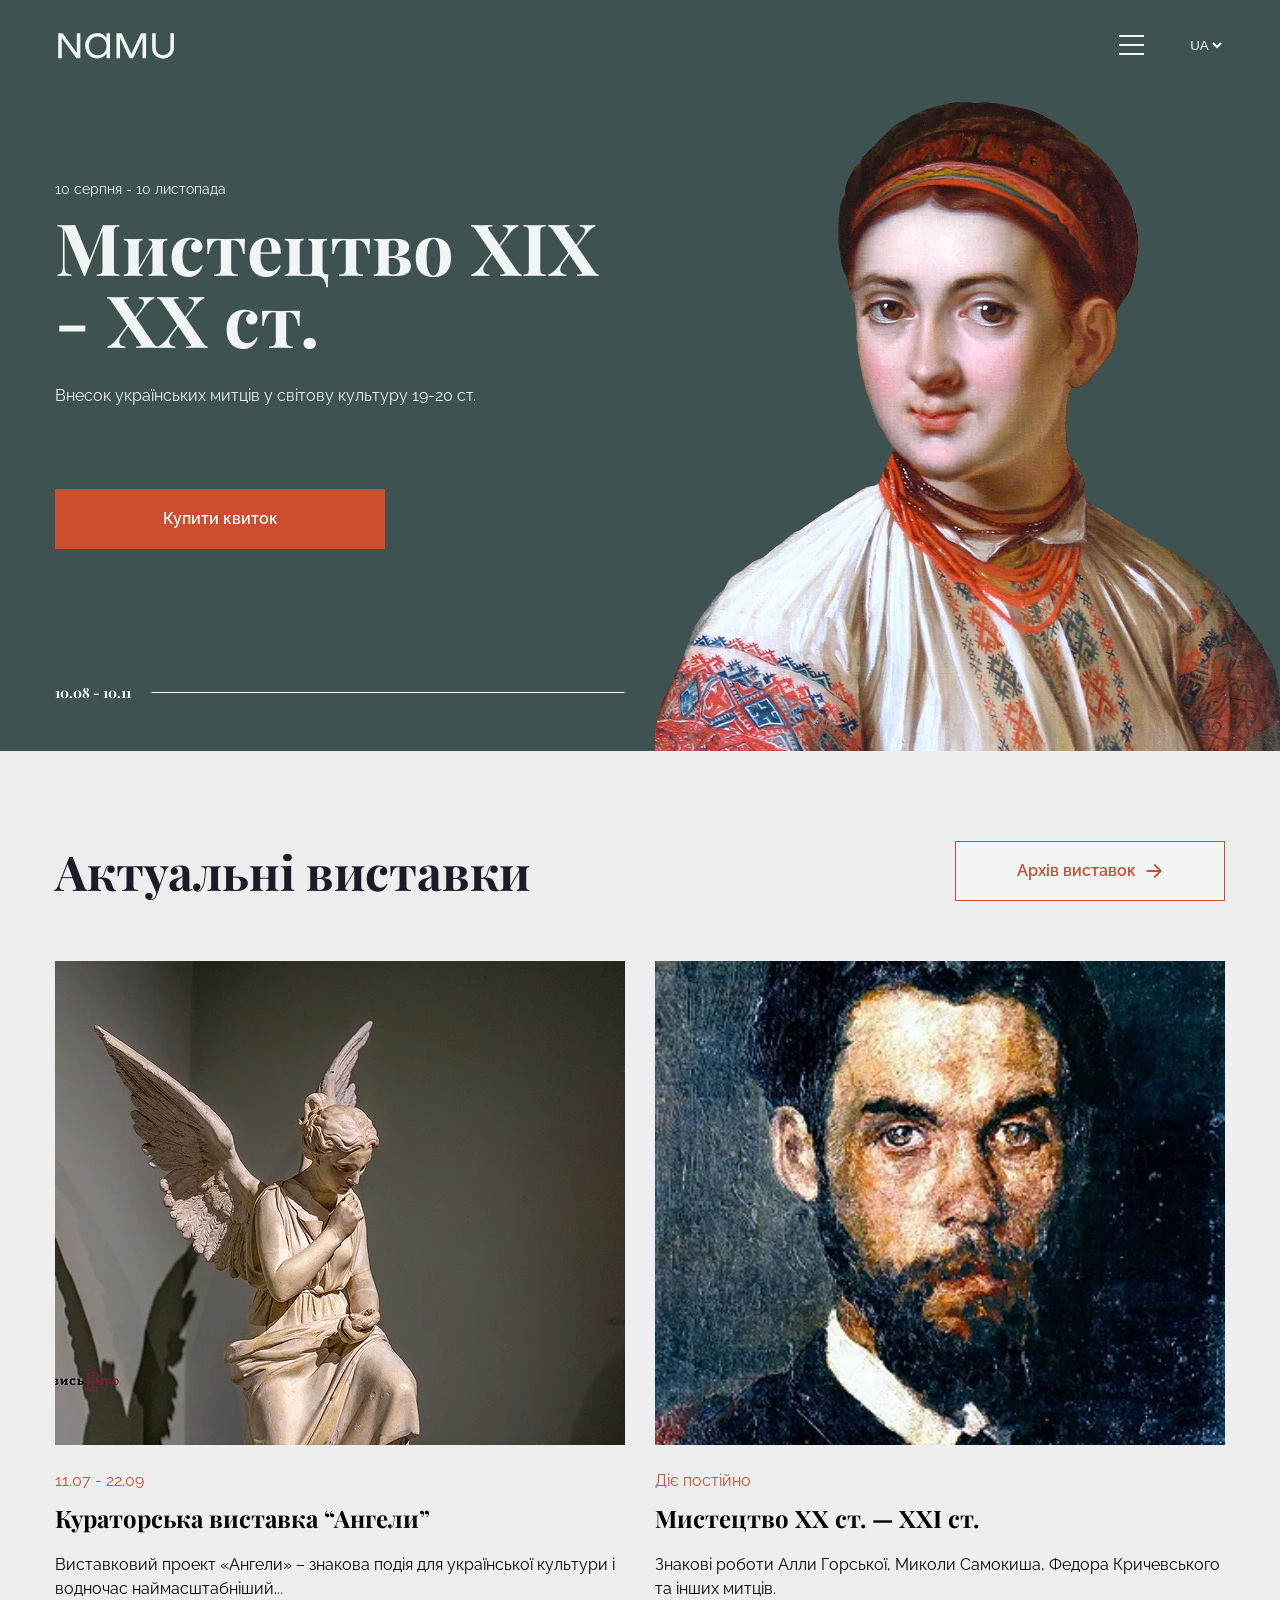
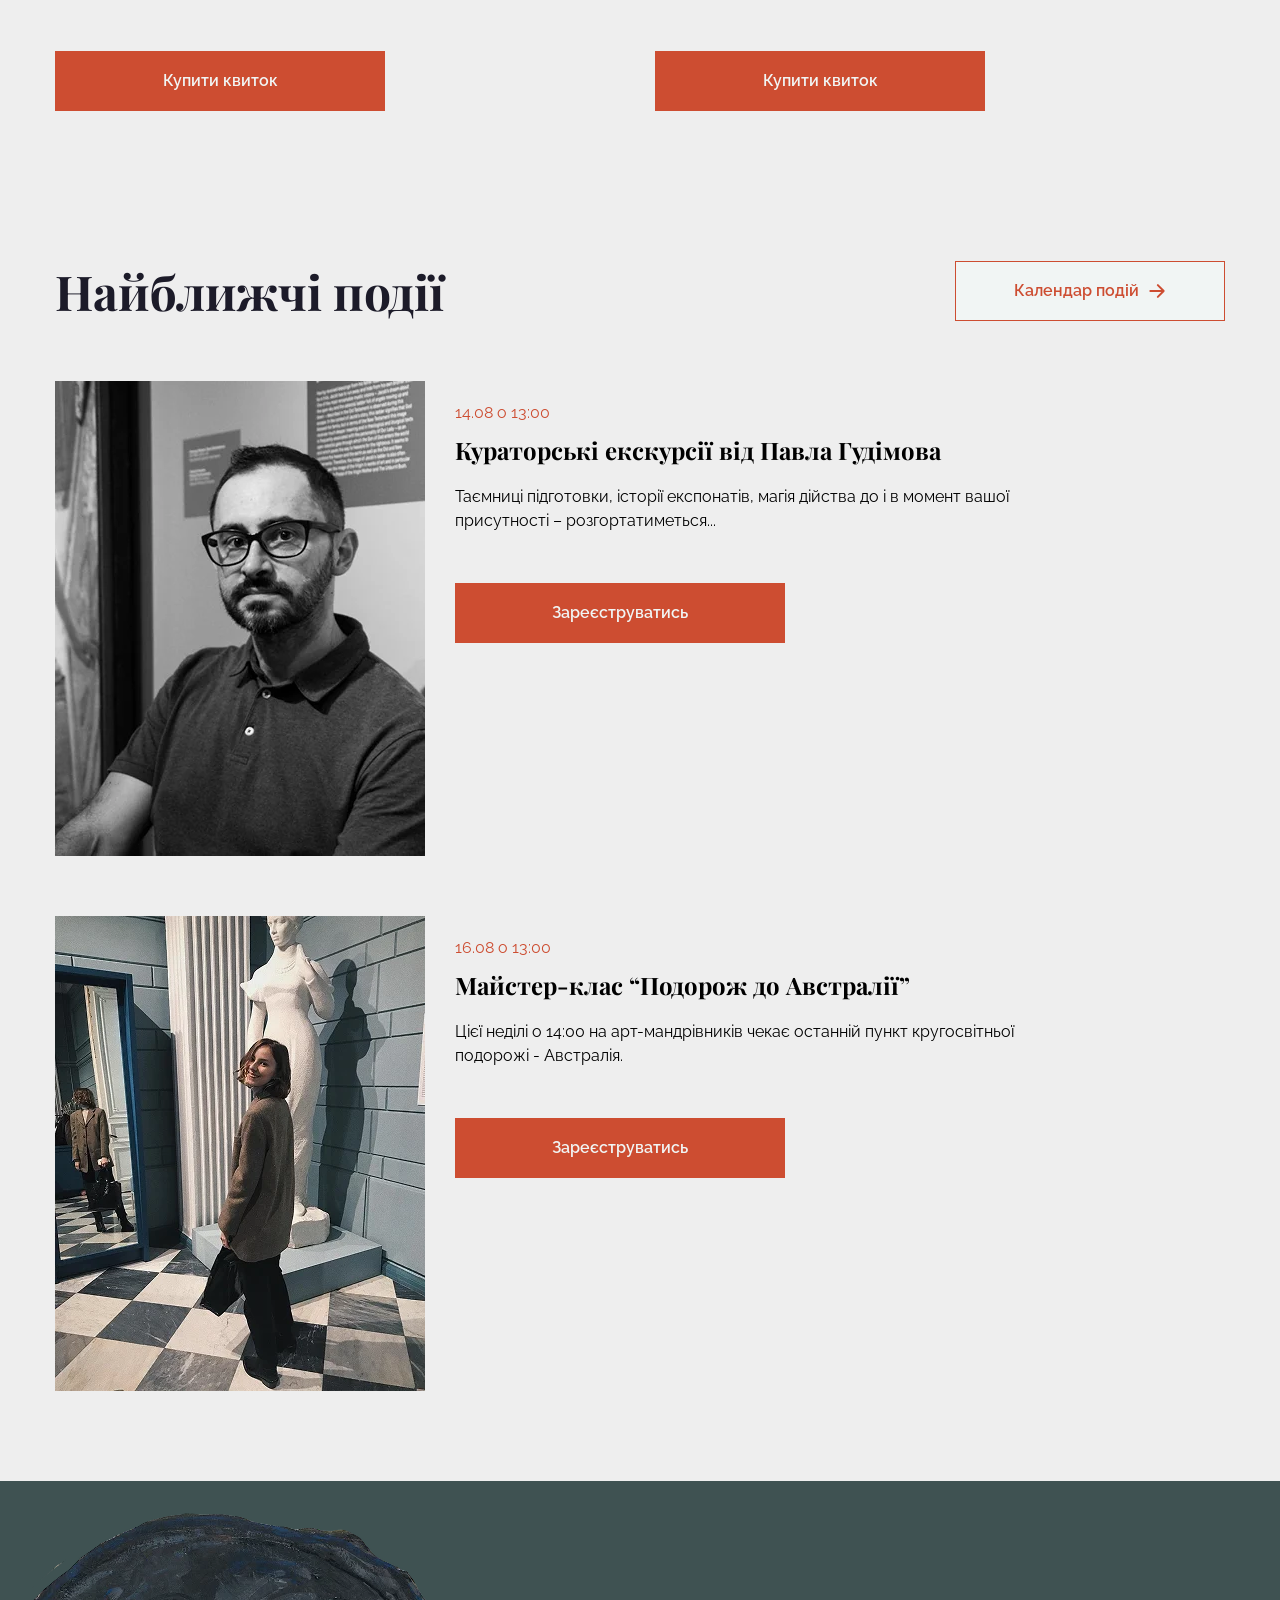
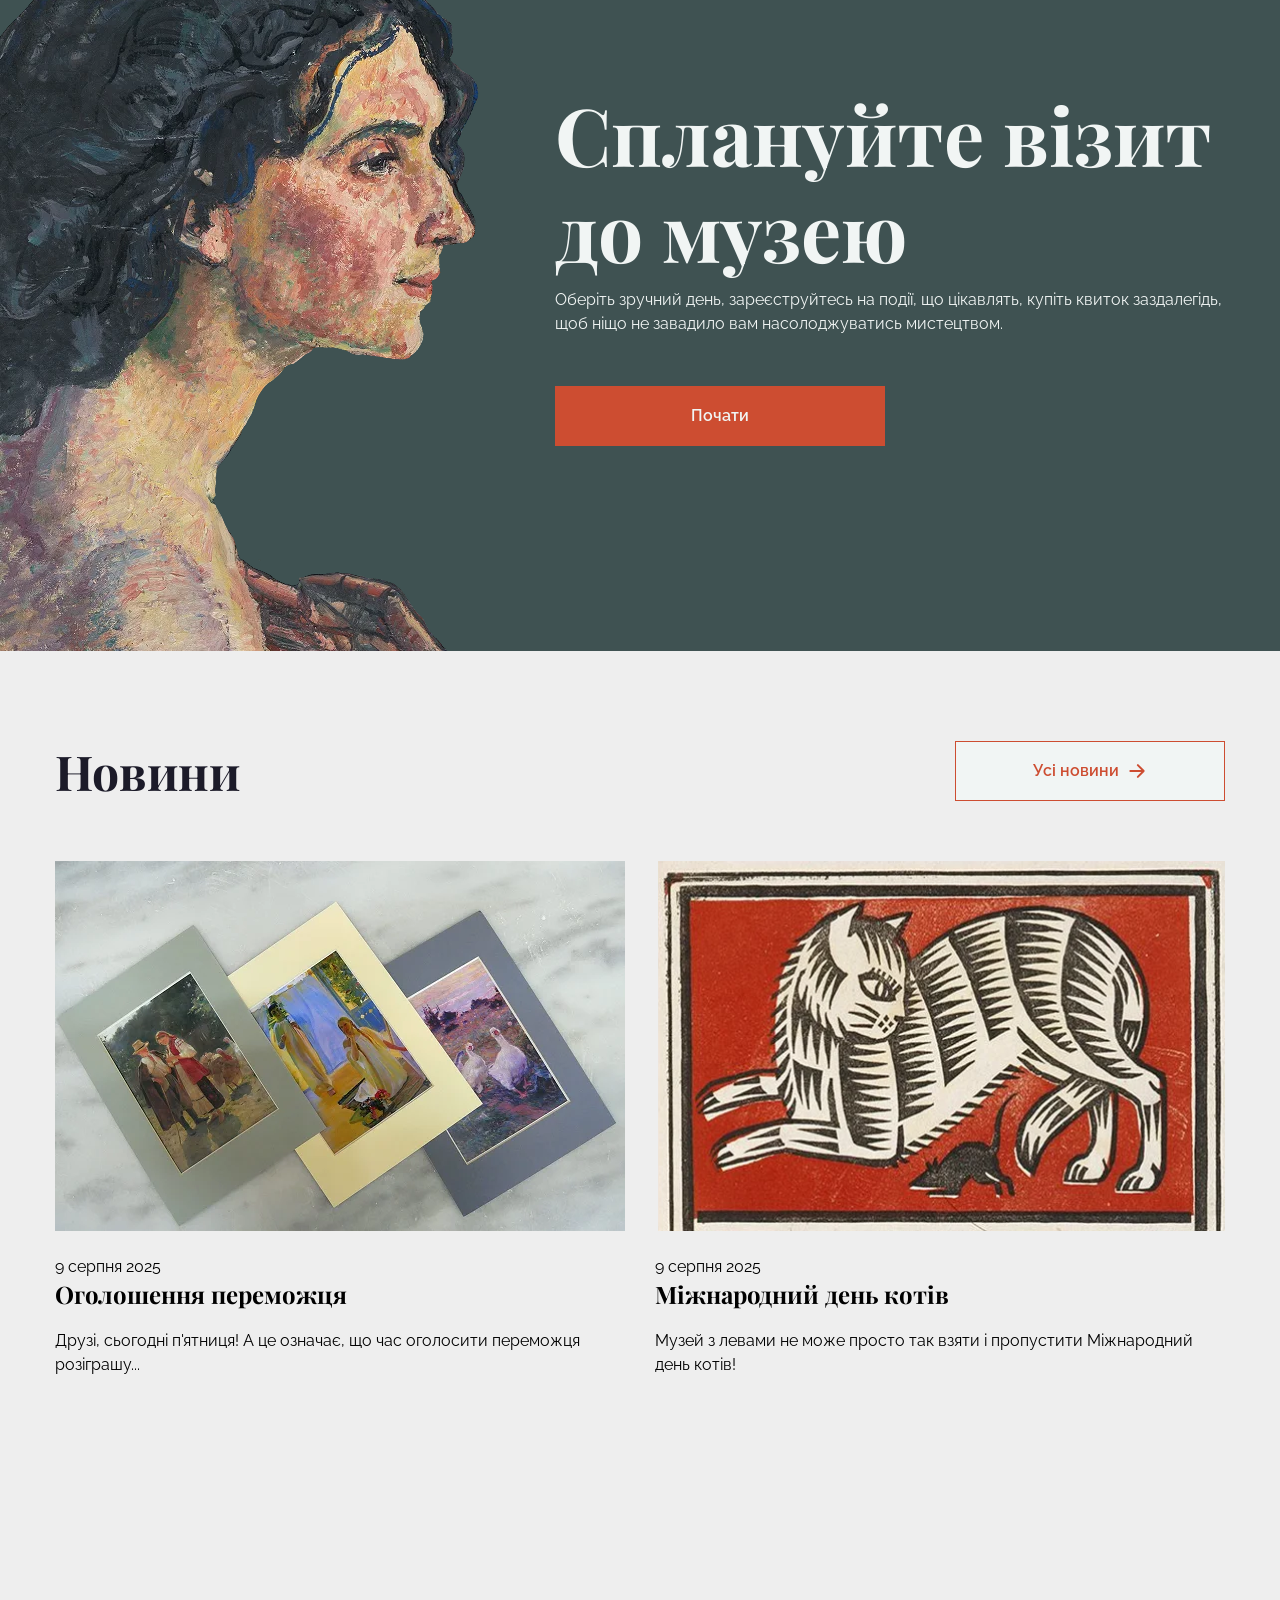
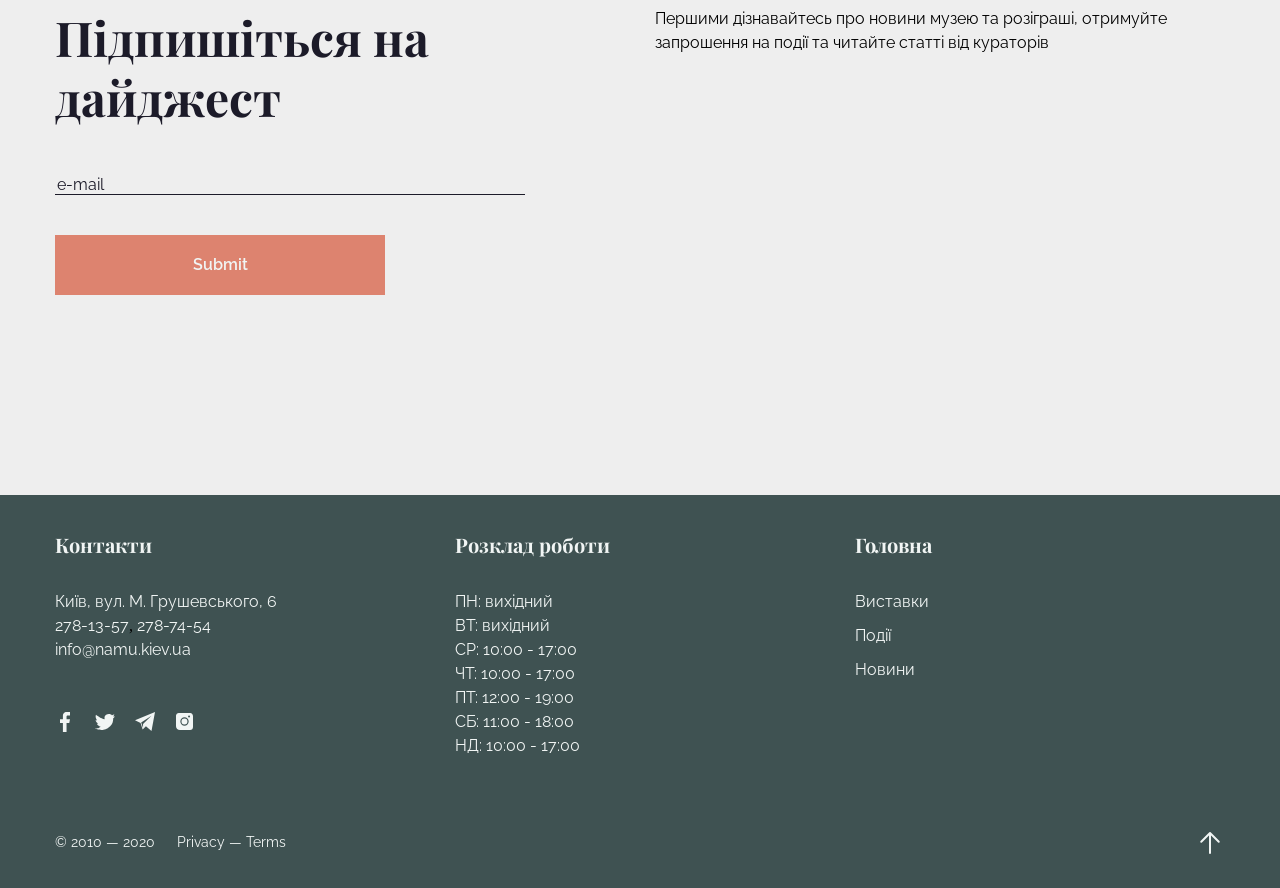
<file: index.html>
<!DOCTYPE html><html lang=en class=page><meta charset=UTF-8><meta name=viewport content="width=device-width, initial-scale=1.0"><title>NAMU</title><link rel=icon type=image/x-icon href=favicon.11c581ed.ico><link rel=preconnect href=https://fonts.googleapis.com><link rel=preconnect href=https://fonts.gstatic.com crossorigin=anonymous><link href="https://fonts.googleapis.com/css2?family=Playfair+Display:ital,wght@0,400..900;1,400..900&amp;display=swap" rel=stylesheet><link rel=preconnect href=https://fonts.googleapis.com><link rel=preconnect href=https://fonts.gstatic.com crossorigin=anonymous><link href="https://fonts.googleapis.com/css2?family=Raleway:ital,wght@0,100..900;1,100..900&amp;display=swap" rel=stylesheet><link rel=stylesheet href=Museum_2.091c11ae.css><body>
    <div class=page__container>
      <header class=header>
        <div class="header__top-bar top-bar">
          <div class=top-bar__logo></div>

          <div class=top-bar__menu>
            <a class="top-bar__burger-memu top-bar__burger-memu--open" href=#menu></a>

            <form class=top-bar__lang action=# method=post>
              <select class=top-bar__select>
                <option class=top-bar__option value=UA>
                  UA
                </option>
                <option class=top-bar__option value=EN>
                  EN
                </option>
              </select>
            </form>
          </div>
        </div>

        <div class=header__center>
          <p class="header__paragraph header__paragraph--before-title">
            10 серпня - 10 листопада
          </p>
          <h1 class=header__title>Мистецтво ХІХ - ХХ ст.</h1>
          <p class="header__paragraph header__paragraph--after-title">
            Внесок українських митців у світову культуру 19-20 ст.
          </p>

          <a href=# class="button button--light-shadow">
            Купити квиток
          </a>
        </div>

        <div class=header__wrapper-hr>
          <h6 class=header__date>10.08 - 10.11</h6>
          <div class=header__hr></div>
        </div>

        <div class=header__image-container>
          <img class=header__image srcset="mobile-header.697de168.webp 320w,tablet-header.34c94bcf.webp 640w,desktop-header.dd270bdd.webp 1280w" src=mobile-header.697de168.webp alt="Дівчина з Поділля">
        </div>
      </header>
    </div>
    <aside class="menu page__menu" id=menu>
      <div class="menu__top-bar top-bar">
        <div class=top-bar__logo></div>

        <div class=top-bar__menu>
          <a class="top-bar__burger-memu top-bar__burger-memu--close" href=#></a>

          <form class="top-bar__lang top-bar__lang--mobile" action=# method=post>
            <select class=top-bar__select>
              <option class=top-bar__option value=UA>
                UA
              </option>
              <option class=top-bar__option value=EN>
                EN
              </option>
            </select>
          </form>
        </div>
      </div>

      <div class=menu__wrapper-info>
        <div class=menu__schedule>
          <p class=menu__paragraph-title>Розклад сьогодні:</p>
          <p class=menu__paragraph-info>12:00 - 19:00</p>
        </div>

        <address class=menu__address>
          <p class=menu__paragraph-title>Адреса:</p>
          <a href=https://maps.app.goo.gl/zHVtyqdZ3yNXRBKm7 class="menu__paragraph-info menu__paragraph-info--link" target=_blank>
            Київ, вул. М. Грушевського, 6
          </a>
        </address>
      </div>

      <nav class="menu__nav nav">
        <ul class=nav__list>
          <li class=nav__item>
            <a href=#exhibitions class=nav__link>
              Актуальні виставки
            </a>
          </li>
          <li class=nav__item>
            <a href=#events class=nav__link>
              Найближчі події
            </a>
          </li>
          <li class=nav__item>
            <a href=#news class=nav__link>
              Новини
            </a>
          </li>
        </ul>
      </nav>

      <hr class=menu__hr>
      <a href=# class="button button--light-shadow menu__button">
        Купити квиток
      </a>

      <div class=menu__container-image></div>
    </aside>
    <main class=main>
      <section class=section id=exhibitions>
        <h3 class=section__title>Актуальні виставки</h3>
        <div class="section__article-wrapper section__article-wrapper--translate">
          <article class="exhibitions section__exhibitions">
            <img src=angel.8ef1bda5.webp alt="Скульптура ангела" class=exhibitions__image>

            <p class=exhibitions__period>11.07 - 22.09</p>

            <h4 class=exhibitions__title>Кураторська виставка “Ангели”</h4>

            <p class=exhibitions__description>
              Виставковий проект «Ангели» – знакова подія для української
              культури і водночас наймасштабніший...
            </p>

            <a href=# class=button>
              Купити квиток
            </a>
          </article>
          <article class="exhibitions section__exhibitions">
            <img src=image%20-2.3f2a5db4.webp alt="Скульптура ангела" class=exhibitions__image>

            <p class=exhibitions__period>Діє постійно</p>

            <h4 class=exhibitions__title>Мистецтво ХХ ст. — XXI ст.</h4>

            <p class=exhibitions__description>
              Знакові роботи Алли Горської, Миколи Самокиша, Федора Кричевського
              та інших митців.
              <br class=exhibitions__break-line>
              <br class=exhibitions__break-line>

            </p>

            <a href=# class=button>
              Купити квиток
            </a>
          </article>
        </div>
        <a href=# class="button button--light section__button">
          Архів виставок
          <svg xmlns:xmlns=http://www.w3.org/2000/svg width=20 height=20 fill=none viewBox="0 0 20 20"><path stroke=currentColor stroke-linecap=round stroke-linejoin=round stroke-width=2 d="M3.333 10h13.333M10.833 4.167 16.667 10l-5.834 5.833"/></svg>
        </a>
      </section>

      <section class=section id=events>
        <h3 class=section__title>Найближчі події</h3>
        <article class="events events--translate-right section__events">
          <img srcset="mobile-1.7bc9214b.webp 320w,tablet-1.d0e7b5b5.webp 640w,desktop-1.e4cd9b99.webp 1280w" src=desktop-1.e4cd9b99.webp alt="Скульптура ангела" class=events__image>
          <div class=events__wrapper-info>
            <p class=events__period>14.08 о 13:00</p>

            <h4 class=events__title>Кураторські екскурсії від Павла Гудімова </h4>

            <p class=events__description>
                Таємниці підготовки, історії експонатів, магія дійства до і в момент вашої   присутності – розгортатиметься...
            </p>

            <a href=# class=button>
              Зареєструватись
            </a>
          </div>
        </article>

        <article class="events events--translate-left section__events">
          <img srcset="mobile-2.f1b46917.webp 320w,tablet-2.03d52a6a.webp 640w,desktop-2.3d76e3f5.webp 1280w" src=desktop-2.3d76e3f5.webp alt="Скульптура ангела" class=events__image>
          <div class=events__wrapper-info>
            <p class=events__period>16.08 о 13:00</p>

            <h4 class=events__title>Майстер-клас “Подорож до Австралії”</h4>

            <p class=events__description>
                Цієї неділі о 14:00 на арт-мандрівників чекає останній пункт кругосвітньої подорожі - Австралія.
            </p>

            <a href=# class=button>
              Зареєструватись
            </a>
          </div>
        </article>

        <a href=# class="button button--light events__button section__button">
          Календар подій
          <svg xmlns:xmlns=http://www.w3.org/2000/svg width=20 height=20 fill=none viewBox="0 0 20 20"><path stroke=currentColor stroke-linecap=round stroke-linejoin=round stroke-width=2 d="M3.333 10h13.333M10.833 4.167 16.667 10l-5.834 5.833"/></svg>
        </a>
      </section>

      <section class=plan id=plan>
        <div class=plan__img-container></div>
        <div class=plan__info>
          <h2 class=plan__title>
            Сплануйте візит до музею
          </h2>
          <p class=plan__description>
            Оберіть зручний день, зареєструйтесь на події, що цікавлять, купіть квиток заздалегідь, щоб ніщо не завадило вам насолоджуватись мистецтвом.
          </p>
          <a href=# class="button button--light-shadow section__button">
            Почати
          </a>
        </div>
      </section>

      <section class=section id=news>
        <h3 class=section__title>Новини</h3>
        <div class="section__article-wrapper section__article-wrapper--news">
          <article class="news news--translate-left section__news">
            <img srcset="mobile-new-1.92942874.webp 320w,table-new-1.f8d6fe53.webp 640w,desktop-new-1.ccab49d4.webp 1280w" src=table-new-1.f8d6fe53.webp alt="Виставкові картини" class=news__image>

            <p class=news__period>9 серпня 2025</p>

            <h4 class=news__title>Оголошення переможця</h4>

            <p class=news__description>
              Друзі, сьогодні п'ятниця! А це означає, що час оголосити переможця розіграшу...
            </p>
          </article>

          <article class="news news--translate-right section__news">
            <img srcset="mobile-new-2.a3ae486b.webp 320w,table-new-2.cd674c0e.webp 640w,desktop-new-2.f0608d43.webp 1280w" src=table-new-2.cd674c0e.webp alt="Скульптура ангела" class=news__image>

            <p class=news__period>9 серпня 2025</p>

            <h4 class=news__title>Міжнародний день котів</h4>

            <p class=news__description>
              Музей з левами не може просто так взяти і пропустити Міжнародний день котів!
            </p>
          </article>
        </div>

        <a href=# class="button button--light section__button">
          Усі новини
          <svg xmlns:xmlns=http://www.w3.org/2000/svg width=20 height=20 fill=none viewBox="0 0 20 20"><path stroke=currentColor stroke-linecap=round stroke-linejoin=round stroke-width=2 d="M3.333 10h13.333M10.833 4.167 16.667 10l-5.834 5.833"/></svg>
        </a>
      </section>

      <section class=subscribe id=subscribe>
        <h3 class=subscribe__title>Підпишіться на дайджест</h3>
        <p class=subscribe__description>
          Першими дізнавайтесь про новини музею та розіграші, отримуйте запрошення на події та читайте статті від кураторів
        </p>

        <form action=/ method=post class="form subscribe__form">
          <input class=form__input placeholder=e-mail>
          <input type=submit class=form__input-button disabled>
        </form>
      </section>
    </main>

    <div class=page__container>
      <footer class=footer>
        <div class=footer__contacts>
          <h5 class=footer__title>Контакти</h5>

          <address class=footer__address>
            <a href=https://maps.app.goo.gl/zHVtyqdZ3yNXRBKm7 class=footer__link target=_blank>
              Київ, вул. М. Грушевського, 6
            </a>
          </address>

          <div class=footer__wrapper-tel>
            <a href=tel:+380442781357 class=footer__link>278-13-57</a>,
            <a href=tel:+380442787454 class=footer__link>278-74-54</a>
          </div>

          <div class=footer__wrapper-email>
            <a href=mailto:info@namu.kiev.ua class=footer__link>info@namu.kiev.ua</a>
          </div>

          <div class=footer__social-media>
            <div class="footer__icon footer__icon--face">
              <a href=https://www.facebook.com/namu.museum/ class=footer__sicial-media-link target=_blank></a>
            </div>
            <div class="footer__icon footer__icon--twit">
              <a href=https://x.com/NAMU_120 class=footer__sicial-media-link target=_blank></a>
            </div>
            <div class="footer__icon footer__icon--teleg">
              <a href=https://t.me/namu_museum120 class=footer__sicial-media-link target=_blank></a>
            </div>
            <div class="footer__icon footer__icon--inst">
              <a href=https://www.instagram.com/namu.museum/ class=footer__sicial-media-link target=_blank></a>
            </div>
          </div>
        </div>

        <div class=footer__schedul>
          <h5 class=footer__title>Розклад роботи</h5>
          <p class=footer__work-time>
            ПН: вихідний <br>
            ВТ: вихідний <br>
            СР: 10:00 - 17:00 <br>
            ЧТ: 10:00 - 17:00 <br>
            ПТ: 12:00 - 19:00 <br>
            СБ: 11:00 - 18:00 <br>
            НД: 10:00 - 17:00
          </p>
        </div>
        <div class=footer__wrapper-nav>
          <a href=# class=footer__link-title>
            <h5 class=footer__title>Головна</h5>
          </a>
          <nav class="footer__nav nav">
            <ul class="nav__list nav__list--footer">
              <li class=nav__item>
                <a href=#exhibitions class="nav__link nav__link--footer">
                  Виставки
                </a>
              </li>
              <li class=nav__item>
                <a href=#events class="nav__link nav__link--footer">
                  Події
                </a>
              </li>
              <li class=nav__item>
                <a href=#news class="nav__link nav__link--footer">
                  Новини
                </a>
              </li>
            </ul>
          </nav>
        </div>
        <div class=footer__privacy-terms>

          <div class=footer__wrapper-legal>
            <div class=footer__legal>© 2010 — 2020</div>
            <div class=footer__legal>Privacy — Terms</div>
          </div>

          <a href=# class=footer__up-arrow></a>
        </div>
      </footer>
    </div>


    <script src=Museum_2.4fe2df7a.js></script>
</file>
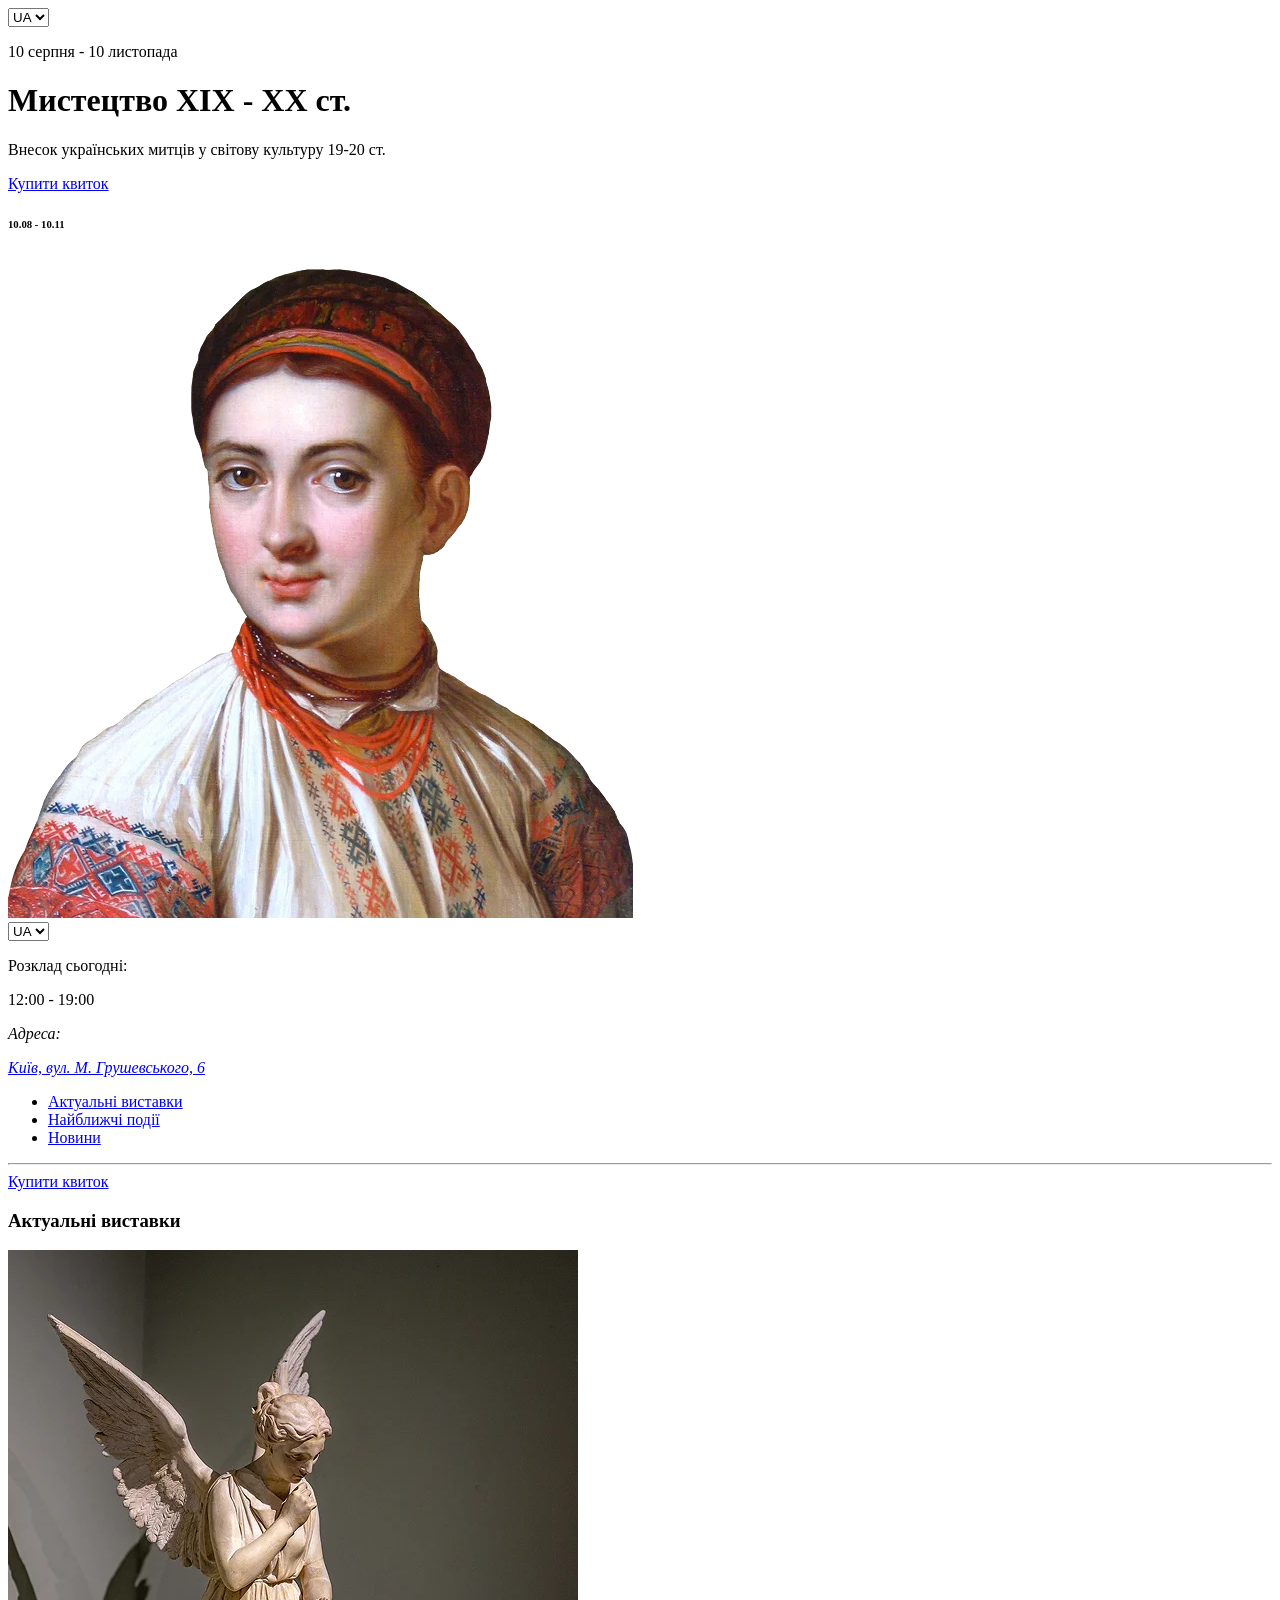
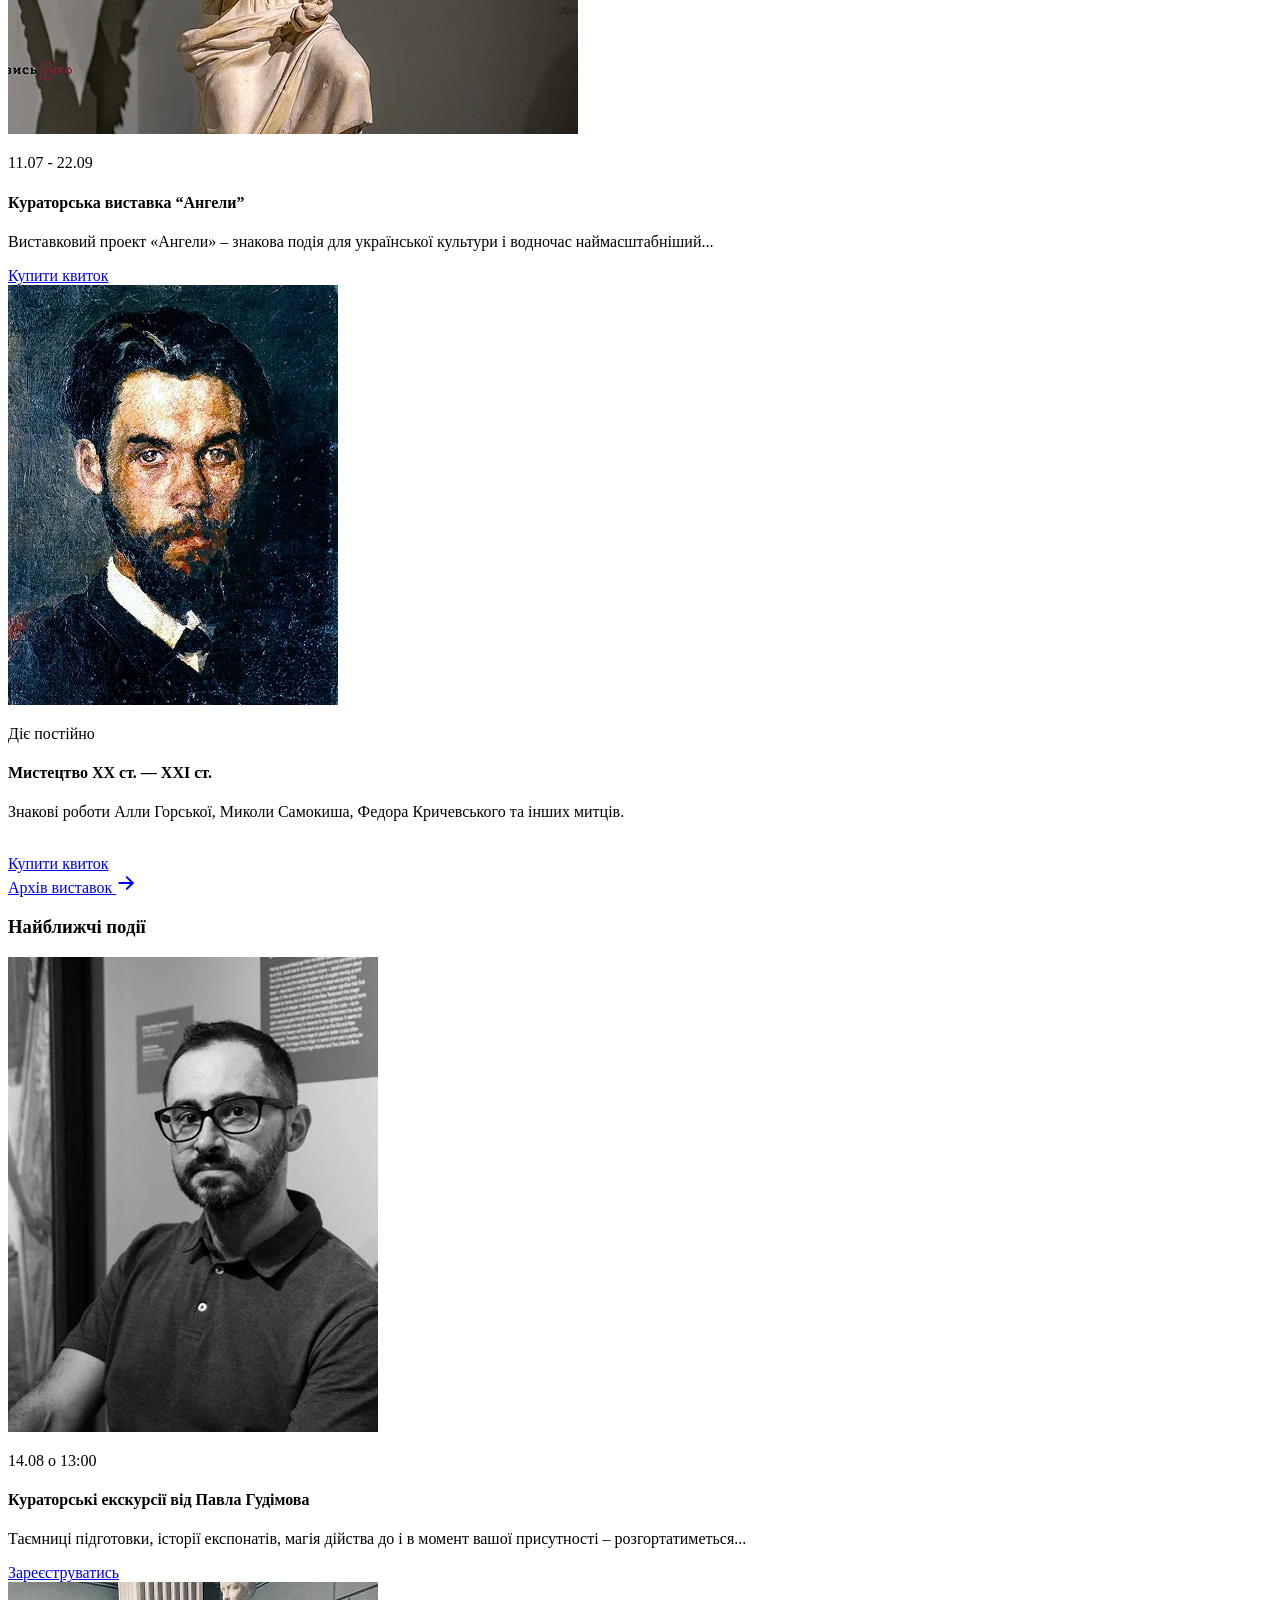
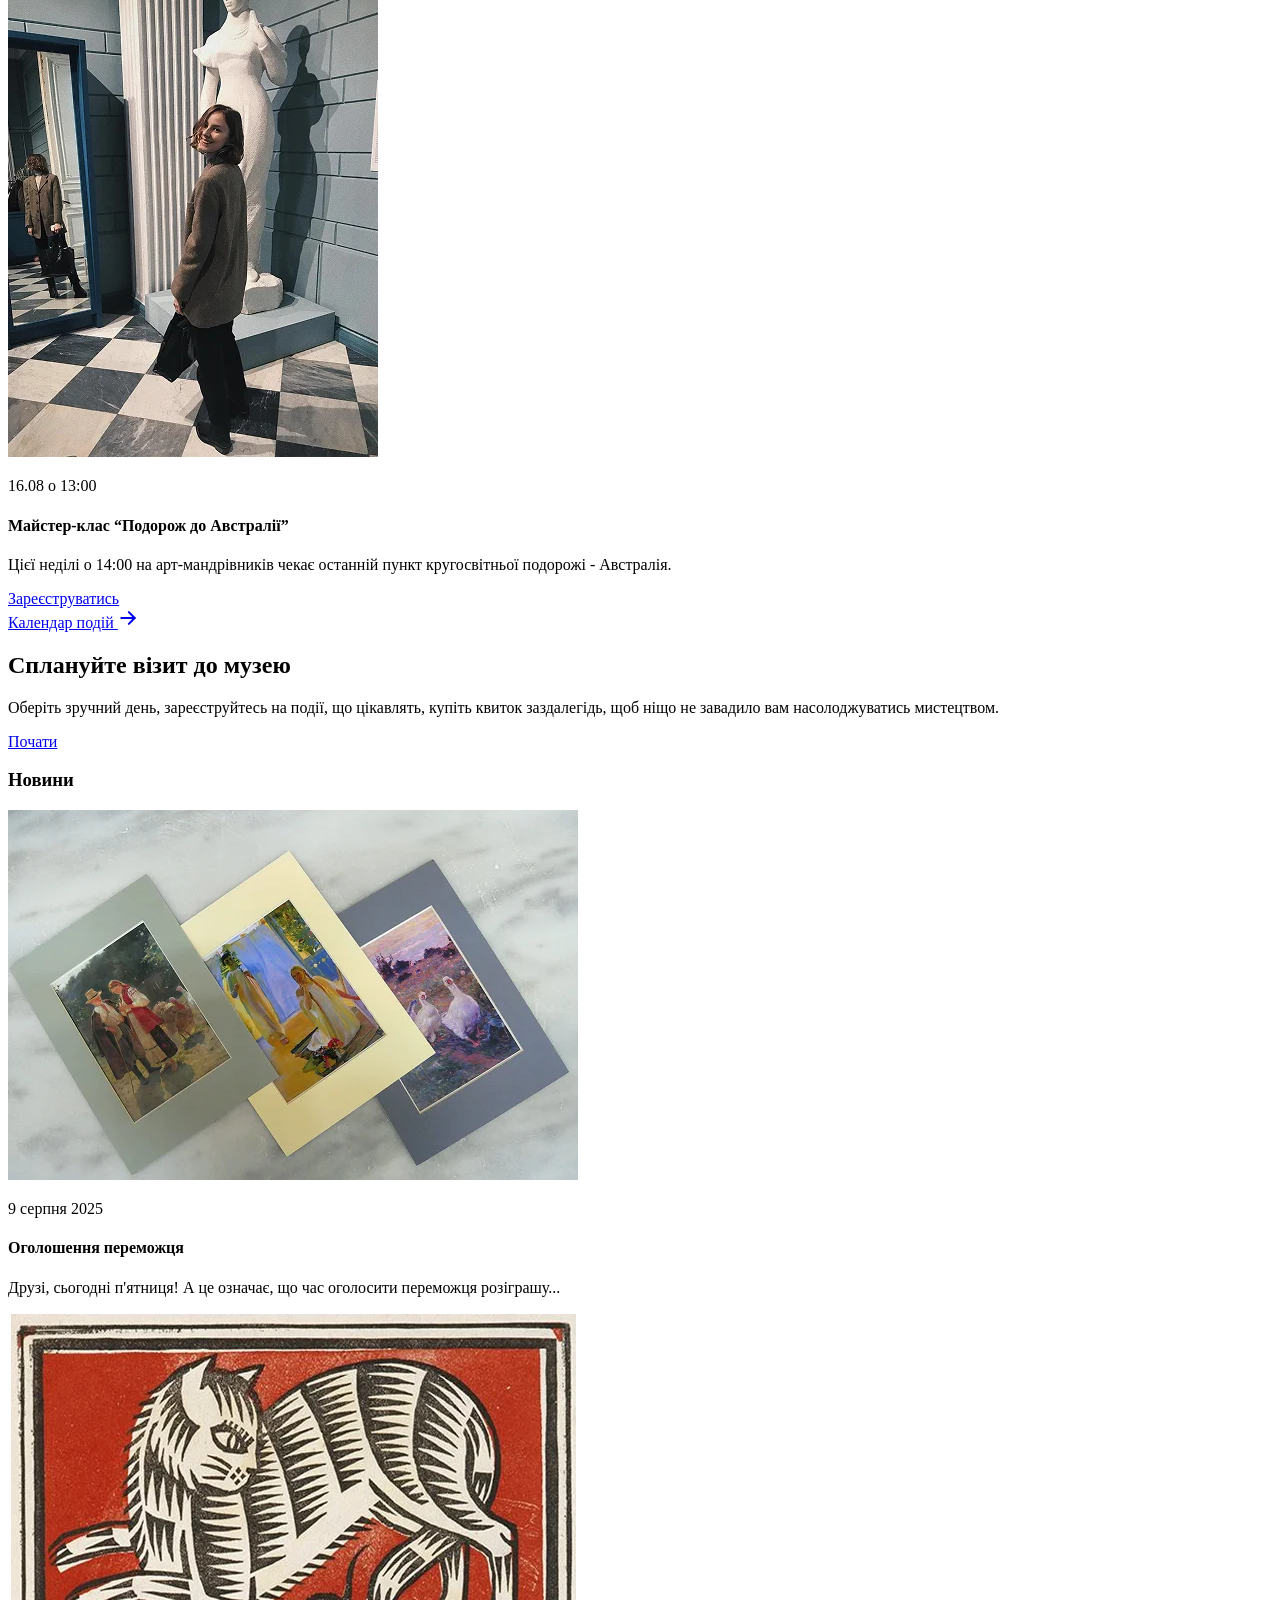
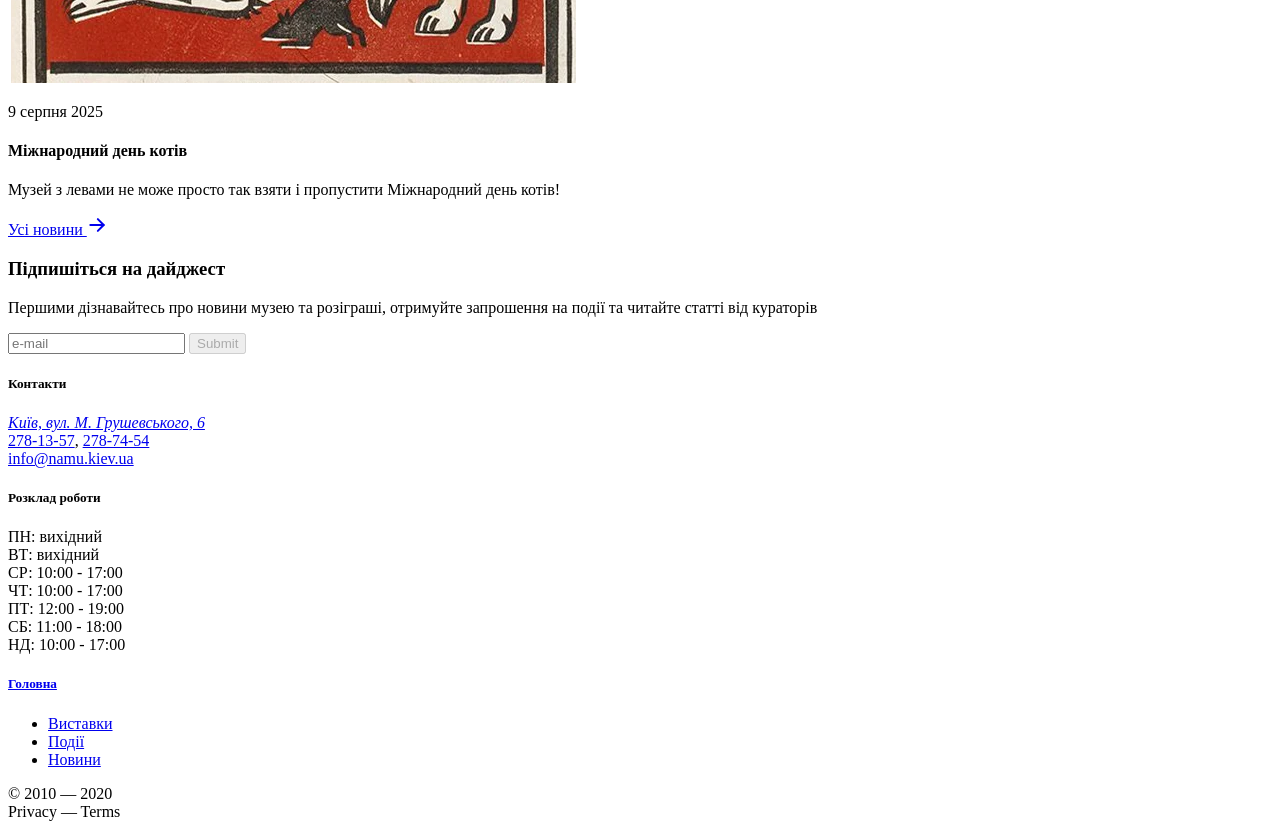
<file: src/index.html>
<!doctype html>
<html
  lang="en"
  class="page"
>
  <head>
    <meta charset="UTF-8" />
    <meta
      name="viewport"
      content="width=device-width, initial-scale=1.0"
    />
    <title>NAMU</title>
    <link rel="icon"
      type="image/x-icon"
      href="./images/favicon.ico">
    <link
      rel="preconnect"
      href="https://fonts.googleapis.com"
    />
    <link
      rel="preconnect"
      href="https://fonts.gstatic.com"
      crossorigin="anonymous"
    />
    <link
      href="https://fonts.googleapis.com/css2?family=Playfair+Display:ital,wght@0,400..900;1,400..900&display=swap"
      rel="stylesheet"
    />
    <link
      rel="preconnect"
      href="https://fonts.googleapis.com"
    />
    <link
      rel="preconnect"
      href="https://fonts.gstatic.com"
      crossorigin="anonymous"
    />
    <link
      href="https://fonts.googleapis.com/css2?family=Raleway:ital,wght@0,100..900;1,100..900&display=swap"
      rel="stylesheet"
    />
    <link
      rel="stylesheet"
      href="./styles/main.scss"
    />
  </head>
  <body>
    <div class="page__container">
      <header class="header">
        <div class="header__top-bar top-bar">
          <div class="top-bar__logo"></div>

          <div class="top-bar__menu">
            <a
              class="top-bar__burger-memu top-bar__burger-memu--open"
              href="#menu"
            ></a>

            <form
              class="top-bar__lang"
              action="#"
              method="post"
            >
              <select class="top-bar__select">
                <option
                  class="top-bar__option"
                  value="UA"
                >
                  UA
                </option>
                <option
                  class="top-bar__option"
                  value="EN"
                >
                  EN
                </option>
              </select>
            </form>
          </div>
        </div>

        <div class="header__center">
          <p class="header__paragraph header__paragraph--before-title">
            10 серпня - 10 листопада
          </p>
          <h1 class="header__title">Мистецтво ХІХ - ХХ ст.</h1>
          <p class="header__paragraph header__paragraph--after-title">
            Внесок українських митців у світову культуру 19-20 ст.
          </p>

          <a
            href="#"
            class="button button--light-shadow"
          >
            Купити квиток
          </a>
        </div>

        <div class="header__wrapper-hr">
          <h6 class="header__date">10.08 - 10.11</h6>
          <div class="header__hr"></div>
        </div>

        <div class="header__image-container">
          <img
            class="header__image"
            srcset="
              ./images/mobile-header.webp   320w,
              ./images/tablet-header.webp   640w,
              ./images/desktop-header.webp 1280w
            "
            src="./images/mobile-header.webp"
            alt="Дівчина з Поділля"
          />
        </div>
      </header>
    </div>
    <aside
      class="page__menu menu"
      id="menu"
    >
      <div class="menu__top-bar top-bar">
        <div class="top-bar__logo"></div>

        <div class="top-bar__menu">
          <a
            class="top-bar__burger-memu top-bar__burger-memu--close"
            href="#"
          ></a>

          <form
            class="top-bar__lang top-bar__lang--mobile"
            action="#"
            method="post"
          >
            <select class="top-bar__select">
              <option
                class="top-bar__option"
                value="UA"
              >
                UA
              </option>
              <option
                class="top-bar__option"
                value="EN"
              >
                EN
              </option>
            </select>
          </form>
        </div>
      </div>

      <div class="menu__wrapper-info">
        <div class="menu__schedule">
          <p class="menu__paragraph-title">Розклад сьогодні:</p>
          <p class="menu__paragraph-info">12:00 - 19:00</p>
        </div>

        <address class="menu__address">
          <p class="menu__paragraph-title">Адреса:</p>
          <a
            href="https://maps.app.goo.gl/zHVtyqdZ3yNXRBKm7"
            class="menu__paragraph-info menu__paragraph-info--link"
            target="_blank"
          >
            Київ, вул. М. Грушевського, 6
          </a>
        </address>
      </div>

      <nav class="menu__nav nav">
        <ul class="nav__list">
          <li class="nav__item">
            <a
              href="#exhibitions"
              class="nav__link"
            >
              Актуальні виставки
            </a>
          </li>
          <li class="nav__item">
            <a
              href="#events"
              class="nav__link"
            >
              Найближчі події
            </a>
          </li>
          <li class="nav__item">
            <a
              href="#news"
              class="nav__link"
            >
              Новини
            </a>
          </li>
        </ul>
      </nav>

      <hr class="menu__hr" />
      <a
        href="#"
        class="menu__button button button--light-shadow"
      >
        Купити квиток
      </a>

      <div class="menu__container-image"></div>
    </aside>
    <main class="main">
      <section class="section" id="exhibitions">
        <h3 class="section__title">Актуальні виставки</h3>
        <div class="section__article-wrapper section__article-wrapper--translate">
          <article class="section__exhibitions exhibitions">
            <img
              src="./images/exhibitions/angel.webp"
              alt="Скульптура ангела"
              class="exhibitions__image"
            />

            <p class="exhibitions__period">11.07 - 22.09</p>

            <h4 class="exhibitions__title">Кураторська виставка “Ангели”</h4>

            <p class="exhibitions__description">
              Виставковий проект «Ангели» – знакова подія для української
              культури і водночас наймасштабніший...
            </p>

            <a
              href="#"
              class="button"
            >
              Купити квиток
            </a>
          </article>
          <article class="section__exhibitions exhibitions">
            <img
              src="./images/exhibitions/image -2.webp"
              alt="Скульптура ангела"
              class="exhibitions__image"
            />

            <p class="exhibitions__period">Діє постійно</p>

            <h4 class="exhibitions__title">Мистецтво ХХ ст. — XXI ст.</h4>

            <p class="exhibitions__description">
              Знакові роботи Алли Горської, Миколи Самокиша, Федора Кричевського
              та інших митців.
              <br class="exhibitions__break-line">
              <br class="exhibitions__break-line"></brclass>

            </p>

            <a
              href="#"
              class="button"
            >
              Купити квиток
            </a>
          </article>
        </div>
        <a
          href="#"
          class="section__button button button--light"
        >
          Архів виставок
          <svg
            width="20"
            height="20"
            viewBox="0 0 20 20"
            fill="none"
            xmlns="http://www.w3.org/2000/svg"
          >
            <path
              d="M3.33337 10H16.6667"
              stroke="currentColor"
              stroke-width="2"
              stroke-linecap="round"
              stroke-linejoin="round"
            />
            <path
              d="M10.8334 4.1665L16.6667 9.99984L10.8334 15.8332"
              stroke="currentColor"
              stroke-width="2"
              stroke-linecap="round"
              stroke-linejoin="round"
            />
          </svg>
        </a>
      </section>

      <section class="section" id="events">
        <h3 class="section__title">Найближчі події</h3>
        <article class="section__events events events--translate-right">
          <img
            srcset="./images/events/mobile-1.webp 320w,
              ./images/events/tablet-1.webp 640w,
              ./images/events/desktop-1.webp 1280w"
            src="./images/events/desktop-1.webp"
            alt="Скульптура ангела"
            class="events__image"
          />
          <div class="events__wrapper-info">
            <p class="events__period">14.08 о 13:00</p>

            <h4 class="events__title">Кураторські екскурсії від Павла Гудімова </h4>

            <p class="events__description">
                Таємниці підготовки, історії експонатів, магія дійства до і в момент вашої   присутності – розгортатиметься...
            </p>

            <a
              href="#"
              class="button"
            >
              Зареєструватись
            </a>
          </div>
        </article>

        <article class="section__events events events--translate-left">
          <img
            srcset="./images/events/mobile-2.webp 320w,
              ./images/events/tablet-2.webp 640w,
              ./images/events/desktop-2.webp 1280w"
            src="./images/events/desktop-2.webp"
            alt="Скульптура ангела"
            class="events__image"
          />
          <div class="events__wrapper-info">
            <p class="events__period">16.08 о 13:00</p>

            <h4 class="events__title">Майстер-клас “Подорож до Австралії”</h4>

            <p class="events__description">
                Цієї неділі о 14:00 на арт-мандрівників чекає останній пункт кругосвітньої подорожі - Австралія.
            </p>

            <a
              href="#"
              class="button"
            >
              Зареєструватись
            </a>
          </div>
        </article>

        <a
          href="#"
          class="section__button events__button button button--light"
        >
          Календар подій
          <svg
            width="20"
            height="20"
            viewBox="0 0 20 20"
            fill="none"
            xmlns="http://www.w3.org/2000/svg"
          >
            <path
              d="M3.33337 10H16.6667"
              stroke="currentColor"
              stroke-width="2"
              stroke-linecap="round"
              stroke-linejoin="round"
            />
            <path
              d="M10.8334 4.1665L16.6667 9.99984L10.8334 15.8332"
              stroke="currentColor"
              stroke-width="2"
              stroke-linecap="round"
              stroke-linejoin="round"
            />
          </svg>
        </a>
      </section>

      <section class="plan" id="plan">
        <div class="plan__img-container"></div>
        <div class="plan__info">
          <h2 class="plan__title">
            Сплануйте візит до музею
          </h2>
          <p class="plan__description">
            Оберіть зручний день, зареєструйтесь на події, що цікавлять, купіть квиток заздалегідь, щоб ніщо не завадило вам насолоджуватись мистецтвом.
          </p>
          <a
            href="#"
            class="section__button button button--light-shadow"
          >
            Почати
          </a>
        </div>
      </section>

      <section class="section" id="news">
        <h3 class="section__title">Новини</h3>
        <div class="section__article-wrapper section__article-wrapper--news">
          <article class="section__news news news--translate-left">
            <img
              srcset="
                ./images/news/mobile-new-1.webp 320w,
                ./images/news/table-new-1.webp 640w,
                ./images/news/desktop-new-1.webp 1280w
              "
              src="./images/news/table-new-1.webp"
              alt="Виставкові картини"
              class="news__image"
            />

            <p class="news__period">9 серпня 2025</p>

            <h4 class="news__title">Оголошення переможця</h4>

            <p class="news__description">
              Друзі, сьогодні п'ятниця! А це означає, що час оголосити переможця розіграшу...
            </p>
          </article>

          <article class="section__news news news--translate-right">
            <img
              srcset="
                  ./images/news/mobile-new-2.webp 320w,
                  ./images/news/table-new-2.webp 640w,
                  ./images/news/desktop-new-2.webp 1280w
                "
              src="./images/news/table-new-2.webp"
              alt="Скульптура ангела"
              class="news__image"
            />

            <p class="news__period">9 серпня 2025</p>

            <h4 class="news__title">Міжнародний день котів</h4>

            <p class="news__description">
              Музей з левами не може просто так взяти і пропустити Міжнародний день котів!
            </p>
          </article>
        </div>

        <a
          href="#"
          class="section__button button button--light"
        >
          Усі новини
          <svg
            width="20"
            height="20"
            viewBox="0 0 20 20"
            fill="none"
            xmlns="http://www.w3.org/2000/svg"
          >
            <path
              d="M3.33337 10H16.6667"
              stroke="currentColor"
              stroke-width="2"
              stroke-linecap="round"
              stroke-linejoin="round"
            />
            <path
              d="M10.8334 4.1665L16.6667 9.99984L10.8334 15.8332"
              stroke="currentColor"
              stroke-width="2"
              stroke-linecap="round"
              stroke-linejoin="round"
            />
          </svg>
        </a>
      </section>

      <section class="subscribe" id="subscribe">
        <h3 class="subscribe__title">Підпишіться на дайджест</h3>
        <p class="subscribe__description">
          Першими дізнавайтесь про новини музею та розіграші, отримуйте запрошення на події та читайте статті від кураторів
        </p>

        <form
          action="/"
          method="post"
          class="form subscribe__form"
        >
          <input
            type="text"
            class="form__input"
            placeholder="e-mail"
          >
          <input
            type="submit"
            class="form__input-button"
            disabled
          >
        </form>
      </section>
    </main>

    <div class="page__container">
      <footer class="footer">
        <div class="footer__contacts">
          <h5 class="footer__title">Контакти</h5>

          <address class="footer__address">
            <a
              href="https://maps.app.goo.gl/zHVtyqdZ3yNXRBKm7"
              class=" footer__link"
              target="_blank"
            >
              Київ, вул. М. Грушевського, 6
            </a>
          </address>

          <div class="footer__wrapper-tel">
            <a href="tel:+380442781357" class="footer__link">278-13-57</a>,
            <a href="tel:+380442787454" class="footer__link">278-74-54</a>
          </div>

          <div class="footer__wrapper-email">
            <a href="mailto:info@namu.kiev.ua" class="footer__link">info@namu.kiev.ua</a>
          </div>

          <div class="footer__social-media">
            <div class="footer__icon footer__icon--face">
              <a
                href="https://www.facebook.com/namu.museum/"
                class="footer__sicial-media-link"
                target="_blank"></a>
            </div>
            <div class="footer__icon footer__icon--twit">
              <a
                href="https://x.com/NAMU_120"
                class="footer__sicial-media-link"
                target="_blank"></a>
            </div>
            <div class="footer__icon footer__icon--teleg">
              <a
                href="https://t.me/namu_museum120"
                class="footer__sicial-media-link"
                target="_blank"></a>
            </div>
            <div class="footer__icon footer__icon--inst">
              <a
                href="https://www.instagram.com/namu.museum/"
                class="footer__sicial-media-link"
                target="_blank"></a>
            </div>
          </div>
        </div>

        <div class="footer__schedul">
          <h5 class="footer__title">Розклад роботи</h5>
          <p class="footer__work-time">
            ПН: вихідний <br>
            ВТ: вихідний <br>
            СР: 10:00 - 17:00 <br>
            ЧТ: 10:00 - 17:00 <br>
            ПТ: 12:00 - 19:00 <br>
            СБ: 11:00 - 18:00 <br>
            НД: 10:00 - 17:00
          </p>
        </div>
        <div class="footer__wrapper-nav">
          <a href="#" class="footer__link-title">
            <h5 class="footer__title">Головна</h5>
          </a>
          <nav class="footer__nav nav">
            <ul class="nav__list nav__list--footer">
              <li class="nav__item">
                <a
                  href="#exhibitions"
                  class="nav__link nav__link--footer"
                >
                  Виставки
                </a>
              </li>
              <li class="nav__item ">
                <a
                  href="#events"
                  class="nav__link nav__link--footer"
                >
                  Події
                </a>
              </li>
              <li class="nav__item">
                <a
                  href="#news"
                  class="nav__link nav__link--footer"
                >
                  Новини
                </a>
              </li>
            </ul>
          </nav>
        </div>
        <div class="footer__privacy-terms">

          <div class="footer__wrapper-legal">
            <div class="footer__legal">© 2010 — 2020</div>
            <div class="footer__legal">Privacy — Terms</div>
          </div>

          <a href="#" class="footer__up-arrow"></a>
        </div>
      </footer>
    </div>


    <script src="scripts/main.js"></script>
  </body>
</html>
</file>
